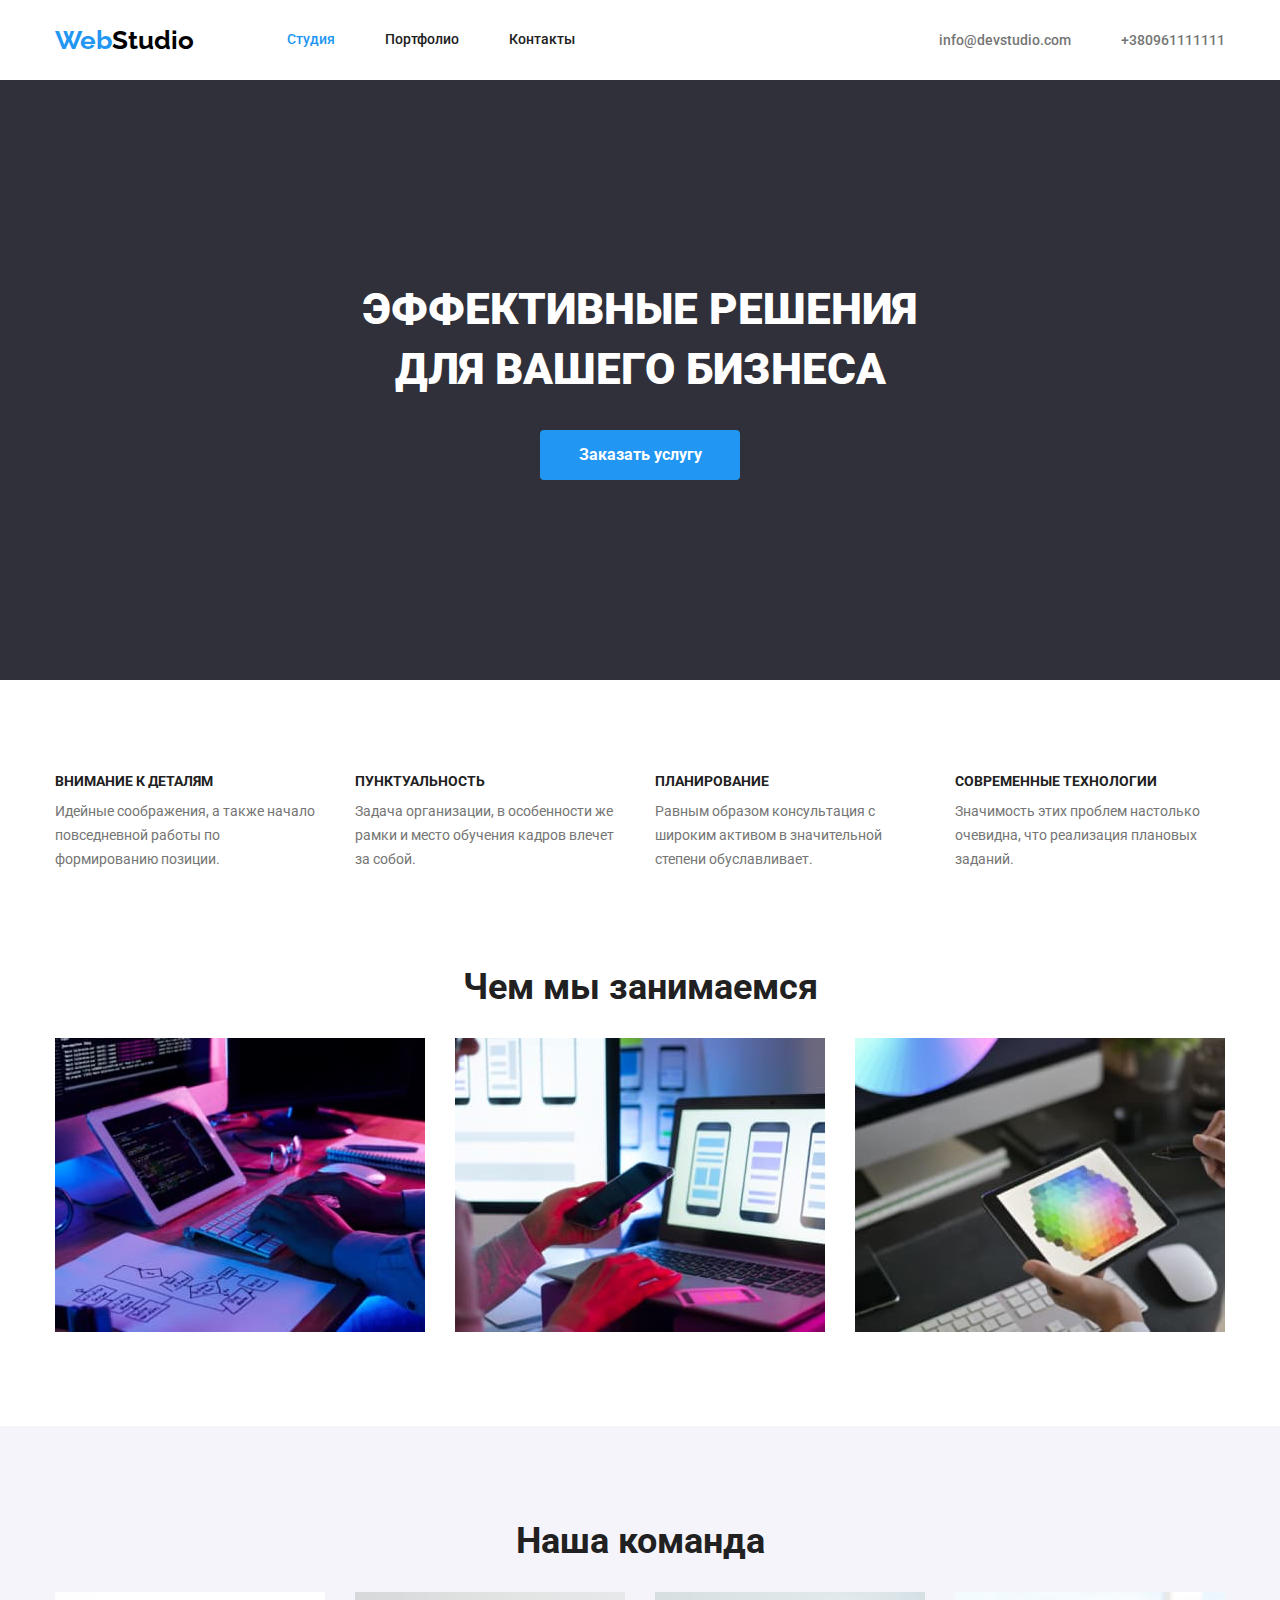
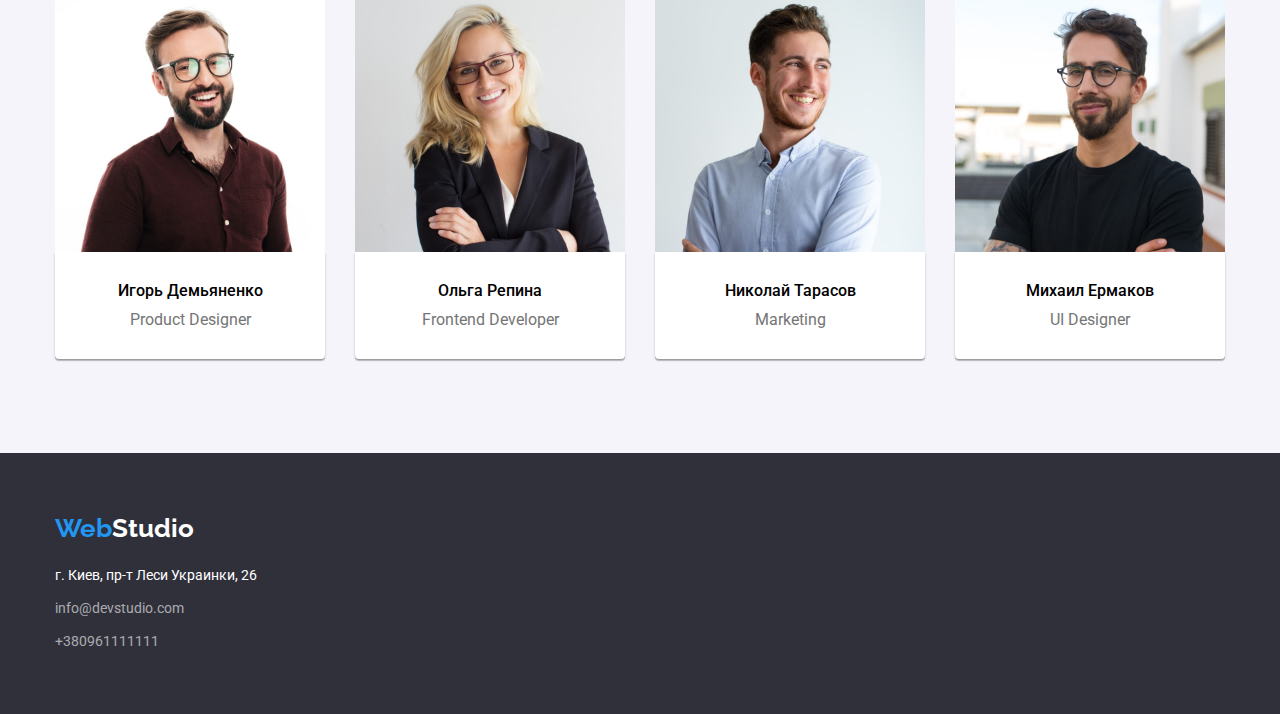
<file: index.html>
<!DOCTYPE html>
<html lang="ru">
  <head>
    <meta charset="UTF-8" />
    <meta http-equiv="X-UA-Compatible" content="IE=edge" />
    <meta name="viewport" content="width=device-width, initial-scale=1.0" />
    <title>Главная</title>
    <link
      href="https://fonts.googleapis.com/css2?family=Raleway:wght@700&family=Roboto:wght@400;500;700;900&display=swap"
      rel="stylesheet"
    />
    <link
      rel="stylesheet"
      href="https://cdnjs.cloudflare.com/ajax/libs/modern-normalize/1.1.0/modern-normalize.min.css
    "
    />
    <link rel="stylesheet" href="./css/slyles.css" />
  </head>
  <body>
    <header>
      <nav class="container main-nav">
        <a href="./index.html" class="logo"
          >Web<span class="studio-header">Studio</span></a
        >
        <ul class="site-nav list">
          <li><a href="" class="link-studio">Студия</a></li>
          <li><a href="./portfolio.html" class="link">Портфолио</a></li>
          <li><a href="" class="link">Контакты</a></li>
        </ul>
        <ul class="auth-nav list">
          <li>
            <a href="mailto:info@devstudio.com" class="link"
              >info@devstudio.com</a
            >
          </li>
          <li><a href="tel:+380961111111" class="link">+380961111111</a></li>
        </ul>
      </nav>
    </header>
    <main>
      <section class="hero">
        <div class="container">
          <h1 class="hero-title">
            Эффективные решения<br />для вашего бизнеса
          </h1>
          <button type="button" name="Заказать услугу" class="button">
            Заказать услугу
          </button>
        </div>
      </section>
      <!--Особенности-->
      <section class="section">
        <h2 class="section-title hidden">Особенности</h2>
        <div class="container">
          <ul class="features list">
            <li class="item">
              <h3 class="title">Внимание к деталям</h3>
              <p class="text">
                Идейные соображения, а также начало повседневной работы по
                формированию позиции.
              </p>
            </li>
            <li class="item">
              <h3 class="title">Пунктуальность</h3>
              <p class="text">
                Задача организации, в особенности же рамки и место обучения
                кадров влечет за собой.
              </p>
            </li>
            <li class="item">
              <h3 class="title">Планирование</h3>
              <p class="text">
                Равным образом консультация с широким активом в значительной
                степени обуславливает.
              </p>
            </li>
            <li class="item">
              <h3 class="title">Современные технологии</h3>
              <p class="text">
                Значимость этих проблем настолько очевидна, что реализация
                плановых заданий.
              </p>
            </li>
          </ul>
        </div>
      </section>
      <!--Чем мы занимаемся-->
      <section class="section content">
        <h2 class="section-title container">Чем мы занимаемся</h2>
        <ul class="list container picture">
          <li>
            <img
              src="./images/comp.jpg"
              alt="Разработка для компьютера"
              width="370"
            />
          </li>
          <li>
            <img
              src="./images/smart.jpg"
              alt="Разработка для смартфона"
              width="370"
            />
          </li>
          <li>
            <img
              src="./images/pad.jpg"
              alt="Разработка для планшета"
              width="370"
            />
          </li>
        </ul>
      </section>
      <!--Наша команда-->
      <section class="peoples">
        <h2 class="section-title">Наша команда</h2>
        <div class="container">
          <ul class="list userpic">
            <li>
              <img
                src="./images/demyanenko.jpg"
                alt="Игорь Демьяненко"
                width="270"
              />
              <div class="name-position">
                <h3 class="name">Игорь Демьяненко</h3>
                <p class="position">Product Designer</p>
              </div>
            </li>
            <li>
              <img src="./images/repina.jpg" alt="Ольга Репина" width="270" />
              <div class="name-position">
                <h3 class="name">Ольга Репина</h3>
                <p class="position">Frontend Developer</p>
              </div>
            </li>
            <li>
              <img
                src="./images/tarasov.jpg"
                alt="Николай Тарасов"
                width="270"
              />
              <div class="name-position">
                <h3 class="name">Николай Тарасов</h3>
                <p class="position">Marketing</p>
              </div>
            </li>
            <li>
              <img
                src="./images/ermakov.jpg"
                alt="Михаил Ермаков"
                width="270"
              />
              <div class="name-position">
                <h3 class="name">Михаил Ермаков</h3>
                <p class="position">UI Designer</p>
              </div>
            </li>
          </ul>
        </div>
      </section>
    </main>
    <footer class="footer">
      <div class="container">
        <a href="./index.html" class="logo"
          >Web<span class="studio-footer">Studio</span></a
        >
        <address>
          <ul class="list">
            <li>
              <a
                href="https://bit.ly/3pXMvUd"
                target="_blank"
                rel="noopener noreferrer"
                class="list-address"
                >г. Киев, пр-т Леси Украинки, 26</a
              >
            </li>
            <li>
              <a href="mailto:info@devstudio.com" class="mail"
                >info@devstudio.com</a
              >
            </li>
            <li><a href="tel:+380961111111" class="tel">+380961111111</a></li>
          </ul>
        </address>
      </div>
    </footer>
  </body>
</html>
</file>
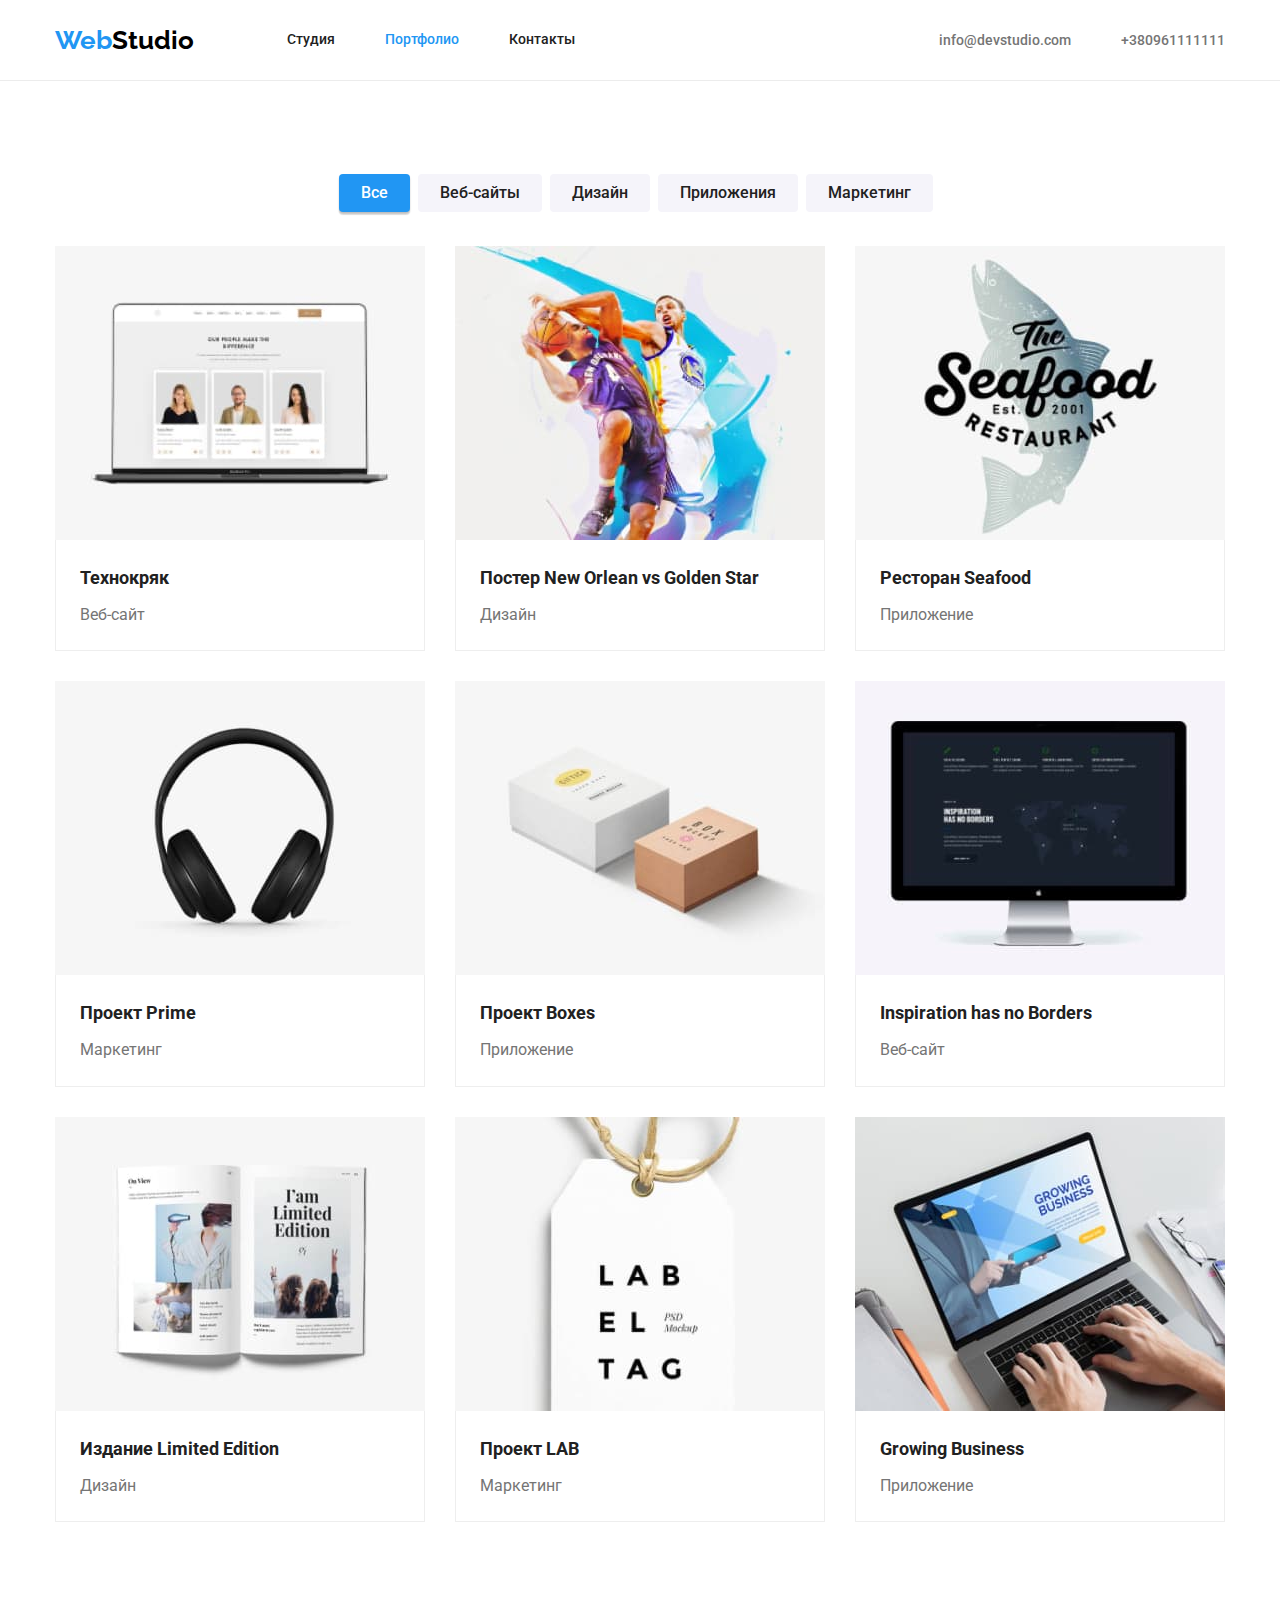
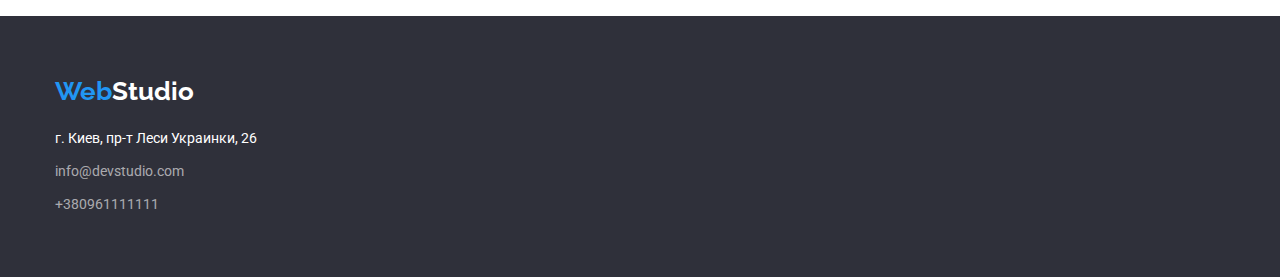
<file: portfolio.html>
<!DOCTYPE html>
<html lang="ru">
  <head>
    <meta charset="UTF-8" />
    <meta http-equiv="X-UA-Compatible" content="IE=edge" />
    <meta name="viewport" content="width=device-width, initial-scale=1.0" />
    <title>Портфолио</title>
    <link
      href="https://fonts.googleapis.com/css2?family=Raleway:wght@700&family=Roboto:wght@400;500;700;900&display=swap"
      rel="stylesheet"
    />
    <link
      rel="stylesheet"
      href="https://cdnjs.cloudflare.com/ajax/libs/modern-normalize/1.1.0/modern-normalize.min.css    "
    />
    <link rel="stylesheet" href="./css/slyles.css" />
  </head>
  <body>
    <header class="header">
      <nav class="container main-nav">
        <a href="./index.html" class="logo"
          >Web<span class="studio-header">Studio</span></a
        >
        <ul class="site-nav list">
          <li><a href="./index.html" class="link">Студия</a></li>
          <li><a href="" class="link-foto">Портфолио</a></li>
          <li><a href="" class="link">Контакты</a></li>
        </ul>
        <ul class="auth-nav list">
          <li>
            <a href="mailto:info@devstudio.com" class="link"
              >info@devstudio.com</a
            >
          </li>
          <li><a href="tel:+380961111111" class="link">+380961111111</a></li>
        </ul>
      </nav>
    </header>
    <main>
      <!--Портфолио-->
      <section class="section container portfolio">
        <h1 class="section-title hidden">Портфолио</h1>
        <ul class="list-button">
          <li><button type="button" class="section-btn-all">Все</button></li>
          <li><button type="button" class="section-btn">Веб-сайты</button></li>
          <li><button type="button" class="section-btn">Дизайн</button></li>
          <li>
            <button type="button" class="section-btn">Приложения</button>
          </li>
          <li><button type="button" class="section-btn">Маркетинг</button></li>
        </ul>
        <ul class="list foto">
          <li class="items">
            <a href="" class="list-link"
              ><img
                src="./images/portfolio/cryak.jpg"
                alt="Технокряк"
                width="370"
                height="294"
            /></a>
            <div class="project">
              <h2 class="project-name">Технокряк</h2>
              <p class="project-type">Веб-сайт</p>
            </div>
          </li>
          <li class="items">
            <a href="" class="list-link">
              <img
                src="./images/portfolio/orlean.jpg"
                alt="Постер New Orlean vs Golden Star"
                width="370"
                height="294"
            /></a>
            <div class="project">
              <h2 class="project-name">
                Постер <span>New Orlean vs Golden Star</span>
              </h2>
              <p class="project-type">Дизайн</p>
            </div>
          </li>
          <li class="items">
            <a href="" class="list-link"
              ><img
                src="./images/portfolio/seafood.jpg"
                alt="Ресторан Seafood"
                width="370"
                height="294"
            /></a>
            <div class="project">
              <h2 class="project-name">Ресторан <span>Seafood</span></h2>
              <p class="project-type">Приложение</p>
            </div>
          </li>
          <li class="items">
            <a href="" class="list-link"
              ><img
                src="./images/portfolio/prime.jpg"
                alt="Проект Prime"
                width="370"
                height="294"
            /></a>
            <div class="project">
              <h2 class="project-name">Проект <span>Prime</span></h2>
              <p class="project-type">Маркетинг</p>
            </div>
          </li>
          <li class="items">
            <a href="" class="list-link"
              ><img
                src="./images/portfolio/boxes.jpg"
                alt="Проект Boxes"
                width="370"
                height="294"
            /></a>
            <div class="project">
              <h2 class="project-name">Проект <span>Boxes</span></h2>
              <p class="project-type">Приложение</p>
            </div>
          </li>
          <li class="items">
            <a href="" class="list-link"
              ><img
                src="./images/portfolio/inspiration.jpg"
                alt="Inspiration has no Borders"
                width="370"
                height="294"
            /></a>
            <div class="project">
              <h2 class="project-name">
                <span>Inspiration has no Borders</span>
              </h2>
              <p class="project-type">Веб-сайт</p>
            </div>
          </li>
          <li class="items">
            <a href="" class="list-link"
              ><img
                src="./images/portfolio/limited-edition.jpg"
                alt="Издание Limited Edition"
                width="370"
                height="294"
            /></a>
            <div class="project">
              <h2 class="project-name">Издание <span>Limited Edition</span></h2>
              <p class="project-type">Дизайн</p>
            </div>
          </li>
          <li class="items">
            <a href="" class="list-link"
              ><img
                src="./images/portfolio/lab.jpg"
                alt="Проект LAB"
                width="370"
                height="294"
            /></a>
            <div class="project">
              <h2 class="project-name">Проект <span>LAB</span></h2>
              <p class="project-type">Маркетинг</p>
            </div>
          </li>
          <li class="items">
            <a href="" class="list-link"
              ><img
                src="./images/portfolio/growing.jpg"
                alt="Growing Business"
                width="370"
                height="294"
            /></a>
            <div class="project">
              <h2 class="project-name"><span>Growing Business</span></h2>
              <p class="project-type">Приложение</p>
            </div>
          </li>
        </ul>
      </section>
    </main>

    <footer class="footer">
      <div class="container">
        <a href="./index.html" class="logo"
          >Web<span class="studio-footer">Studio</span></a
        >
        <address>
          <ul class="list">
            <li>
              <a
                href="https://bit.ly/3pXMvUd"
                target="_blank"
                rel="noopener noreferrer"
                class="list-address"
                >г. Киев, пр-т Леси Украинки, 26</a
              >
            </li>
            <li>
              <a href="mailto:info@devstudio.com" class="mail"
                >info@devstudio.com</a
              >
            </li>
            <li><a href="tel:+380961111111" class="tel">+380961111111</a></li>
          </ul>
        </address>
      </div>
    </footer>
  </body>
</html>
</file>
<file: css/slyles.css>
:root {
    --primary-text-color: #757575;
    --title-text-color: #212121;
    --text-decoration-color: #2196f3;
    --white-color:#ffffff;
  }
  
  body {
    font-family: "Roboto", "Oxygen", "Ubuntu", "Cantarell", "Open Sans",
      "Helvetica Neue", sans-serif;
  }
  
  /* Логотип */
  .studio-header {
    color: #000;
    font-family: 'Raleway';
  }
  
  .studio-footer {
    display: inline-block;
    color: var(--white-color);
    margin-bottom: 20px;
  }
  
  .logo {
    display: inline-block;
    margin-bottom: 20;
    font-family: 'Raleway';
    font-weight: 700;
    font-size: 26px;
    line-height: 1.19;
    color: var(--text-decoration-color);
    text-decoration: none;
  }
  
  .logo:hover {
    color: var(--text-decoration-color);
  }

  /* Утилиты */
  .list {
    list-style-type: none;
    padding: 0;
    margin: 0;
  }  
  
  .container{
    margin-left: auto;
    margin-right: auto;
    width: 1170px;
  }

.hero,
.features{
  align-items: center;
}

.link{
  display: block;
  padding-top: 32px;
  padding-bottom: 32px;
  color: var(--primary-text-color); 
}

/* Скрытый заголовок h1 */
.hidden{
    display: none;
  }

/* Полоса под header*/
   .header{
     outline: 1px solid #ECECEC;
   } 


  /* Header Студия и Фото*/
  .link-studio,
  .link-foto {
    display: block;
    padding-top: 32px;
    padding-bottom: 32px;
    font-weight: 500;
    font-size: 14px;
    line-height: 1.14;
    color: var(--text-decoration-color);
    text-decoration: none;
  }

  /* Main-nav */
  .main-nav{
    display: flex;
    align-items: center;
  }
  
  /* Site-nav */
  .site-nav .link {
    font-weight: 500;
    font-size: 14px;
    line-height: 1.14;
    color: var(--title-text-color);
    text-decoration: none;
  }
  
  .site-nav .link:hover,
  .site-nav .link:focus {
    color: var(--text-decoration-color);
  }
  
.site-nav{
  display: flex;
  margin-left: 93px;
}

.site-nav li:not(:last-child){
  margin-right: 50px;
}

  /* Auth-nav */
  .auth-nav .link {
    font-weight: 500;
    font-size: 14px;
    line-height: 1.14
    color: var(--title-text-color);
    text-decoration: none;
  }
  
  .auth-nav .link:hover,
  .auth-nav .link:focus {
    color: var(--text-decoration-color);
  }
  
  .auth-nav{
    display: flex;
    margin-left: auto;
  }
  
.auth-nav li+ li{
  margin-left: 50px;
}

  /* Hero */
  .hero {
    background-color: #2f303a;
    text-align: center;
    padding-top: 200px;
    padding-bottom: 200px;
  }
  .hero-title {
    margin-top: 0;
    margin-bottom: 30px;
    font-weight: 900;
    font-size: 44px;
    line-height: 1.36;
    text-transform: uppercase;
    color: var(--white-color);
  }
  .hero .button {
    display: inline-block;
    padding: 10px 32px;
    border: none;
    font-weight: 700;
    font-size: 16px;
    line-height: 1.9;
    color: var(--white-color);
    background-color: var(--text-decoration-color);
    border-radius: 4px;
    padding: ;
    min-width: 200px;
    text-align: center;
  }

  .hero .button:hover{
    color: var(--white-color);
    background-color: #188CE8;
  }

  /* Заголовки всех секций h1 */
  .section-title {
    text-align: center;
    margin-top: 0;
    font-weight: 700;
    font-size: 36px;
    line-height: 1.17;
    color: var(--title-text-color);
  }

  .section{
    padding-top: 94px;
    padding-bottom: 94px;
  }
  
  .content{
    padding-top: 0;
  }

  /* секция Особенности */
.features{
  display: flex;
  flex-wrap: wrap;
  align-items: center;
  justify-content: space-between;
}

.features .item{
  width: 270px;
}

  .title {
    margin-top: 0;
    margin-bottom: 10px;
    font-weight: 700;
    font-size: 14px;
    line-height: 1.14;
    color: var(--title-text-color);
    text-transform: uppercase;
  }

  .text {
    margin-top: 0;
    margin-bottom: 0;
    font-weight: 400;
    font-size: 14px;
    line-height: 1.71;
    color: var(--primary-text-color);
  }
  
/* Чем мы занимаемся */
.picture{
  display: flex;
  justify-content: space-between;
  }

  /* секция Наша команда */

.peoples{
    padding-top: 94px;
    padding-bottom: 94px;
    background-color: #F5F4FA;
  }

  .userpic{
    display: flex;
    justify-content: space-between;
  }

  img{
    display: block;
    max-width: 100%
  }

  .name-position{
    padding-top: 30px;
    padding-bottom: 30px;
    box-shadow: 0px 1px 3px rgba(0, 0, 0, 0.12),
    0px 1px 1px rgba(0, 0, 0, 0.14),
    0px 2px 1px rgba(0, 0, 0, 0.2);
    border-radius: 0px 0px 4px 4px;
    background-color: var(--white-color);
  }

  .name {
    margin-top: 0px;
    margin-bottom: 10px;
    text-align: center;
    font-weight: 500;
    font-size: 16px;
    line-height: 1.19
    color: var(--title-text-color);
  }
  
  .position {
    margin-top: 0;
    margin-bottom: 0px;
    text-align: center;
    font-weight: 400;
    font-size: 16px;
    line-height: 1.19;
    color: var(--primary-text-color);
  }
    
  /* Кнопки портфолио */
  .section-btn-all {
    display: block;
    padding: 6px 22px;
    margin-right: 8px;
    border: none;
    box-shadow: 0px 3px 1px rgba(0, 0, 0, 0.1),
    0px 1px 2px rgba(0, 0, 0, 0.08),
    0px 2px 2px rgba(0, 0, 0, 0.12);
    border-radius: 4px;
    font-weight: 500;
    font-size: 16px;
    line-height: 1.62;
    color: var(--white-color);
    background-color: var(--text-decoration-color);
  }
  
  .section-btn{
    display: block;
    padding: 6px 22px;
    margin-right: 8px;
    border: none;
    border-radius: 4px;
    font-weight: 500;
    font-size: 16px;
    line-height: 1.62;
    text-align: center;
    color: var(--title-text-color);
    background-color: #F5F4FA;
    }
    
  .section-btn:hover,
  .section-btn:focus {
    font-weight: 500;
    font-size: 16px;
    line-height: 1.62;
    color: var(--white-color);
    background-color: var(--text-decoration-color);
  }

  .list-button{
    list-style: none;
  }
  
  /* Портфолио*/

.portfolio{
  padding: 94px 0;
}

.list-button{
  display: flex;
  margin: 0 0 34px;
  padding-left: 0;
  padding-right: 0;
  justify-content: center;
}

.foto{
  display: flex;
  flex-wrap: wrap;
  justify-content: space-between;
  margin: 0 0 -30px -30px;
}

.items{
  box-sizing: border-box;
  width: calc(100%/3 - 30px);
  margin: 0 0 30px 30px;
}

.project{
  margin-left: auto;
  margin-right: auto;
 padding: 20px 24px;
 background: #FFFFFF;
 border: 1px solid #EEEEEE;
 border-top: none;
}

  .project-name {
    margin: 0 0 4px;
    font-weight: 700;
    font-size: 18px;
    line-height: 2;
    color: var(--title-text-color)
  }
  
  .project-type {
    margin: 0;
    font-weight: 400;
    font-size: 16px;
    line-height: 1.9;
    color: var(--primary-text-color);
  }

  .list-link:hover{
    background-color: var(--text-decoration-color);
  }

  /* Footer */
  .footer {
    background: #2f303a;
    padding-top: 60px;
    padding-bottom: 60px;
  }
  
  /* Адрес */
  .list-address {
  font-style: normal;
  font-weight: 400;
  font-size: 14px;
  line-height: 1.71;
  color: var(--white-color) ;
  text-decoration: none;
  }
  
  .list-address:hover,
  .list-address:focus,
  .mail:hover,
  .mail:focus,
  .tel:hover,
  .tel:focus {
    color: var(--text-decoration-color);
  }
  
  .mail,
  .tel {
  font-style: normal;
  font-weight: 400;
  font-size: 14px;
  line-height: 1.71;
    color: rgba(255, 255, 255, 0.6);
    text-decoration: none;
  
  }

.list-address,
.mail{
  display: inline-block;
  margin-bottom: 9px;
}

  .tel{
    display: inline-block;
  }
</file>
